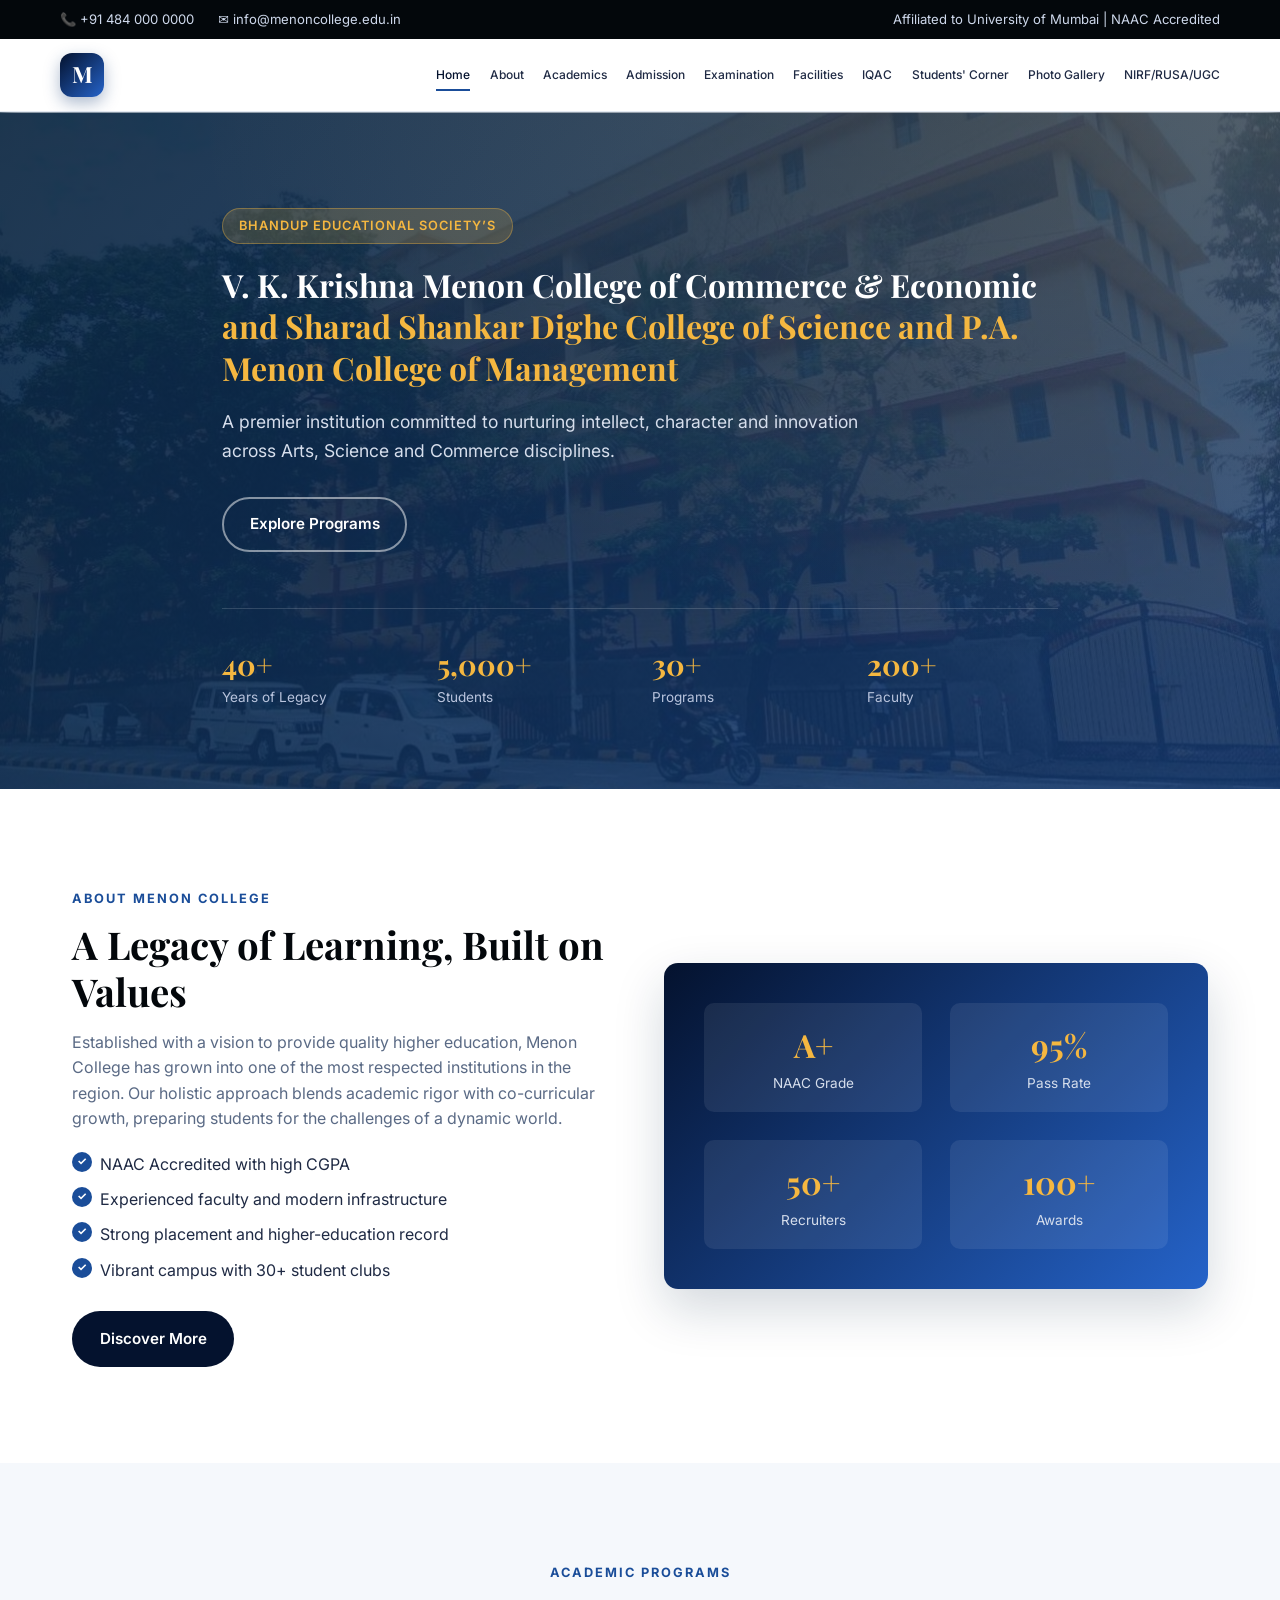
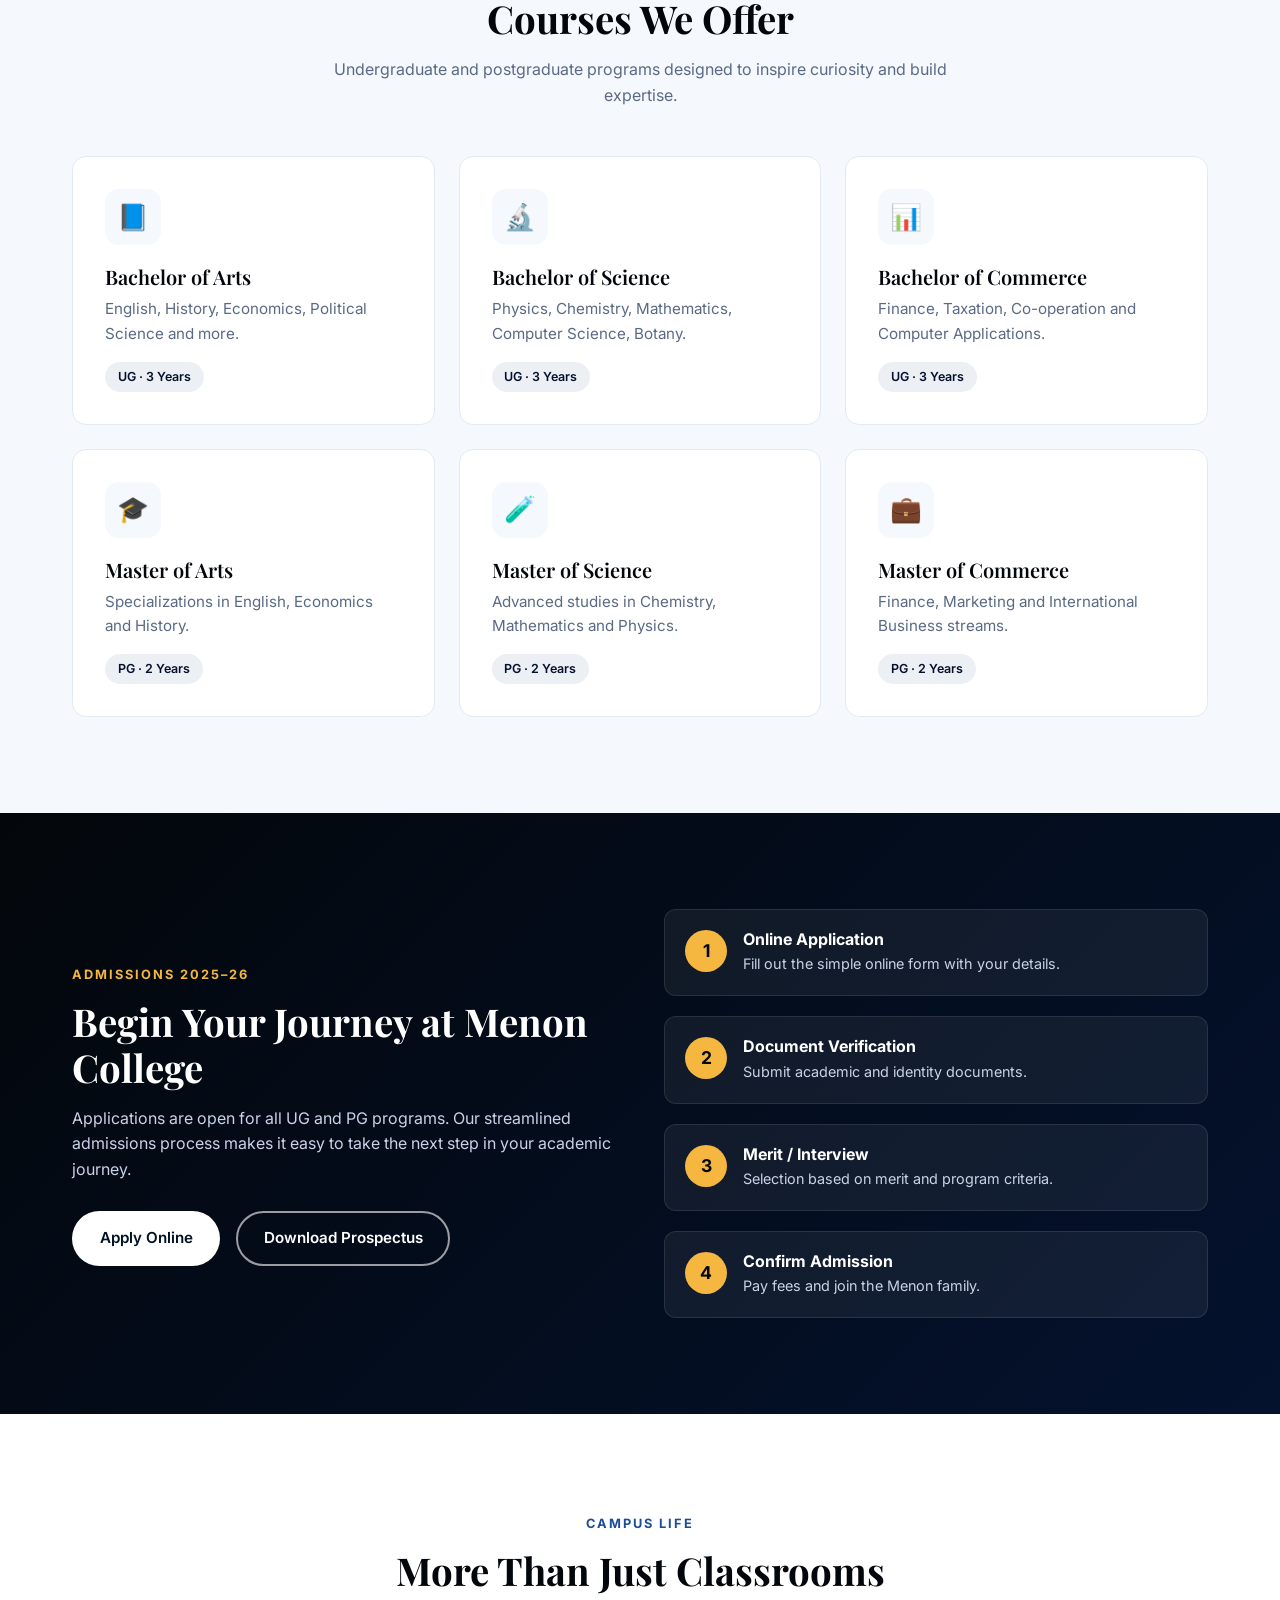
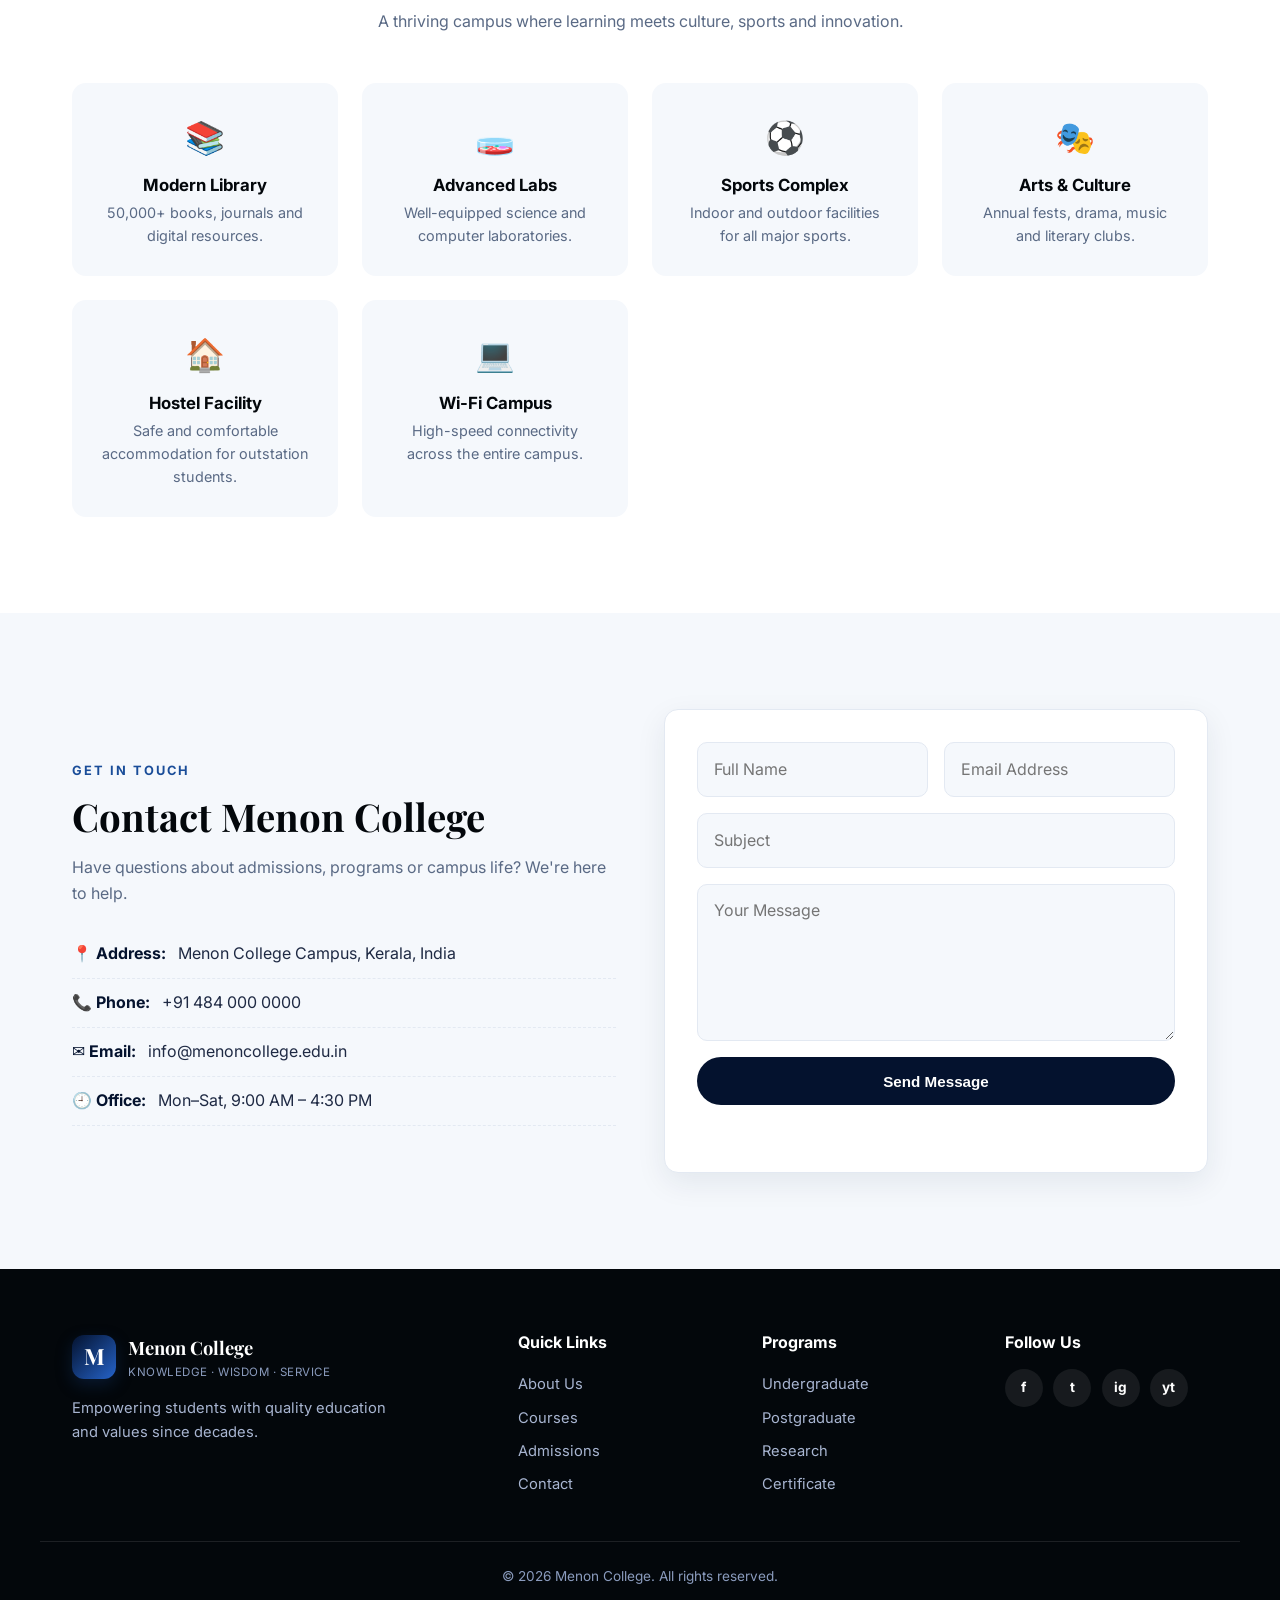
<file: index.html>
<!DOCTYPE html>
<html lang="en">
<head>
  <meta charset="UTF-8" />
  <meta name="viewport" content="width=device-width, initial-scale=1.0" />
  <title>Menon College — Excellence in Higher Education</title>
  <meta name="description" content="Menon College offers undergraduate and postgraduate programs in Arts, Science and Commerce with a legacy of academic excellence." />
  <link rel="stylesheet" href="styles.css" />
  <link rel="stylesheet" href="./components//navbar.css">
  <link href="https://fonts.googleapis.com/css2?family=Playfair+Display:wght@600;700&family=Inter:wght@400;500;600;700&display=swap" rel="stylesheet">
</head>
<body>

  <!-- Top bar -->
  <div class="topbar">
    <div class="container topbar-inner">
      <span>📞 +91 484 000 0000</span>
      <span>✉️ info@menoncollege.edu.in</span>
      <span class="hide-sm">Affiliated to University of Mumbai | NAAC Accredited</span>
    </div>
  </div>

  <!-- Navigation -->
  <div id="navbar"></div>

  <!-- Hero -->
  <section class="hero" id="home">
    <div class="hero-overlay"></div>
    <div class="container hero-inner">
      <span class="eyebrow">Bhandup Educational Society’s</span>
      <h1>V. K. Krishna Menon College of Commerce & Economic<br/><span class="accent">and Sharad Shankar Dighe College of Science and P.A. Menon College of Management</span></h1>
      <p>A premier institution committed to nurturing intellect, character and innovation across Arts, Science and Commerce disciplines.</p>
      <div class="hero-cta">
        <a href="#courses" class="btn btn-ghost">Explore Programs</a>
      </div>

      <div class="hero-stats">
        <div><strong>40+</strong><span>Years of Legacy</span></div>
        <div><strong>5,000+</strong><span>Students</span></div>
        <div><strong>30+</strong><span>Programs</span></div>
        <div><strong>200+</strong><span>Faculty</span></div>
      </div>
    </div>
  </section>

  <!-- About -->
  <section class="section" id="about">
    <div class="container grid-2">
      <div>
        <span class="kicker">About Menon College</span>
        <h2>A Legacy of Learning, Built on Values</h2>
        <p>Established with a vision to provide quality higher education, Menon College has grown into one of the most respected institutions in the region. Our holistic approach blends academic rigor with co-curricular growth, preparing students for the challenges of a dynamic world.</p>
        <ul class="check">
          <li>NAAC Accredited with high CGPA</li>
          <li>Experienced faculty and modern infrastructure</li>
          <li>Strong placement and higher-education record</li>
          <li>Vibrant campus with 30+ student clubs</li>
        </ul>
        <a href="#courses" class="btn btn-primary">Discover More</a>
      </div>
      <div class="about-card">
        <div class="about-stat"><strong>A+</strong><span>NAAC Grade</span></div>
        <div class="about-stat"><strong>95%</strong><span>Pass Rate</span></div>
        <div class="about-stat"><strong>50+</strong><span>Recruiters</span></div>
        <div class="about-stat"><strong>100+</strong><span>Awards</span></div>
      </div>
    </div>
  </section>

  <!-- Courses -->
  <section class="section section-alt" id="courses">
    <div class="container">
      <div class="section-head">
        <span class="kicker">Academic Programs</span>
        <h2>Courses We Offer</h2>
        <p>Undergraduate and postgraduate programs designed to inspire curiosity and build expertise.</p>
      </div>

      <div class="course-grid">
        <article class="course-card">
          <div class="course-icon">📘</div>
          <h3>Bachelor of Arts</h3>
          <p>English, History, Economics, Political Science and more.</p>
          <span class="course-tag">UG · 3 Years</span>
        </article>
        <article class="course-card">
          <div class="course-icon">🔬</div>
          <h3>Bachelor of Science</h3>
          <p>Physics, Chemistry, Mathematics, Computer Science, Botany.</p>
          <span class="course-tag">UG · 3 Years</span>
        </article>
        <article class="course-card">
          <div class="course-icon">📊</div>
          <h3>Bachelor of Commerce</h3>
          <p>Finance, Taxation, Co-operation and Computer Applications.</p>
          <span class="course-tag">UG · 3 Years</span>
        </article>
        <article class="course-card">
          <div class="course-icon">🎓</div>
          <h3>Master of Arts</h3>
          <p>Specializations in English, Economics and History.</p>
          <span class="course-tag">PG · 2 Years</span>
        </article>
        <article class="course-card">
          <div class="course-icon">🧪</div>
          <h3>Master of Science</h3>
          <p>Advanced studies in Chemistry, Mathematics and Physics.</p>
          <span class="course-tag">PG · 2 Years</span>
        </article>
        <article class="course-card">
          <div class="course-icon">💼</div>
          <h3>Master of Commerce</h3>
          <p>Finance, Marketing and International Business streams.</p>
          <span class="course-tag">PG · 2 Years</span>
        </article>
      </div>
    </div>
  </section>

  <!-- Admissions -->
  <section class="section admissions" id="admissions">
    <div class="container grid-2">
      <div>
        <span class="kicker light">Admissions 2025–26</span>
        <h2 class="white">Begin Your Journey at Menon College</h2>
        <p class="white-soft">Applications are open for all UG and PG programs. Our streamlined admissions process makes it easy to take the next step in your academic journey.</p>
        <div class="hero-cta">
          <a href="#contact" class="btn btn-light">Apply Online</a>
          <a href="#contact" class="btn btn-outline-light">Download Prospectus</a>
        </div>
      </div>
      <div class="steps">
        <div class="step"><span>1</span><div><h4>Online Application</h4><p>Fill out the simple online form with your details.</p></div></div>
        <div class="step"><span>2</span><div><h4>Document Verification</h4><p>Submit academic and identity documents.</p></div></div>
        <div class="step"><span>3</span><div><h4>Merit / Interview</h4><p>Selection based on merit and program criteria.</p></div></div>
        <div class="step"><span>4</span><div><h4>Confirm Admission</h4><p>Pay fees and join the Menon family.</p></div></div>
      </div>
    </div>
  </section>

  <!-- Campus -->
  <section class="section" id="campus">
    <div class="container">
      <div class="section-head">
        <span class="kicker">Campus Life</span>
        <h2>More Than Just Classrooms</h2>
        <p>A thriving campus where learning meets culture, sports and innovation.</p>
      </div>
      <div class="features">
        <div class="feature"><div class="f-icon">📚</div><h4>Modern Library</h4><p>50,000+ books, journals and digital resources.</p></div>
        <div class="feature"><div class="f-icon">🧫</div><h4>Advanced Labs</h4><p>Well-equipped science and computer laboratories.</p></div>
        <div class="feature"><div class="f-icon">⚽</div><h4>Sports Complex</h4><p>Indoor and outdoor facilities for all major sports.</p></div>
        <div class="feature"><div class="f-icon">🎭</div><h4>Arts & Culture</h4><p>Annual fests, drama, music and literary clubs.</p></div>
        <div class="feature"><div class="f-icon">🏠</div><h4>Hostel Facility</h4><p>Safe and comfortable accommodation for outstation students.</p></div>
        <div class="feature"><div class="f-icon">💻</div><h4>Wi-Fi Campus</h4><p>High-speed connectivity across the entire campus.</p></div>
      </div>
    </div>
  </section>

  <!-- Contact -->
  <section class="section section-alt" id="contact">
    <div class="container grid-2">
      <div>
        <span class="kicker">Get in Touch</span>
        <h2>Contact Menon College</h2>
        <p>Have questions about admissions, programs or campus life? We're here to help.</p>
        <ul class="contact-list">
          <li><strong>📍 Address:</strong> Menon College Campus, Kerala, India</li>
          <li><strong>📞 Phone:</strong> +91 484 000 0000</li>
          <li><strong>✉️ Email:</strong> info@menoncollege.edu.in</li>
          <li><strong>🕘 Office:</strong> Mon–Sat, 9:00 AM – 4:30 PM</li>
        </ul>
      </div>
      <form class="contact-form" id="contactForm">
        <div class="row">
          <input type="text" placeholder="Full Name" required />
          <input type="email" placeholder="Email Address" required />
        </div>
        <input type="text" placeholder="Subject" required />
        <textarea rows="5" placeholder="Your Message" required></textarea>
        <button type="submit" class="btn btn-primary">Send Message</button>
        <p class="form-msg" id="formMsg"></p>
      </form>
    </div>
  </section>

  <!-- Footer -->
  <footer class="footer">
    <div class="container footer-grid">
      <div>
        <div class="brand footer-brand">
          <div class="brand-mark">M</div>
          <div>
            <div class="brand-name">Menon College</div>
            <div class="brand-tag">Knowledge · Wisdom · Service</div>
          </div>
        </div>
        <p class="footer-about">Empowering students with quality education and values since decades.</p>
      </div>
      <div>
        <h5>Quick Links</h5>
        <a href="#about">About Us</a>
        <a href="#courses">Courses</a>
        <a href="#admissions">Admissions</a>
        <a href="#contact">Contact</a>
      </div>
      <div>
        <h5>Programs</h5>
        <a href="#courses">Undergraduate</a>
        <a href="#courses">Postgraduate</a>
        <a href="#courses">Research</a>
        <a href="#courses">Certificate</a>
      </div>
      <div>
        <h5>Follow Us</h5>
        <div class="socials">
          <a href="#" aria-label="Facebook">f</a>
          <a href="#" aria-label="Twitter">t</a>
          <a href="#" aria-label="Instagram">ig</a>
          <a href="#" aria-label="YouTube">yt</a>
        </div>
      </div>
    </div>
    <div class="footer-bottom container">
      © <span id="year"></span> Menon College. All rights reserved.
    </div>
  </footer>

  <script src="script.js"></script>
</body>
</html>
</file>
<file: styles.css>
/* ---------- Design tokens ---------- */
:root {
  --blue-900: #03070b;
  --blue-800: #001227;
  --blue-700: #04122e;
  --blue-600: #1a4d99;
  --blue-500: #2563c9;
  --blue-400: #3b82f6;
  --gold:     #f5b740;
  --gold-soft:#fde9b9;
  --bg:       #ffffff;
  --bg-alt:   #f5f8fc;
  --text:     #1f2a44;
  --muted:    #5a6a85;
  --border:   #e3e9f2;
  --shadow:   0 10px 30px rgba(10,37,64,0.08);
  --shadow-lg:0 20px 50px rgba(10,37,64,0.18);
  --radius:   14px;
  --max:      1180px;
}

* { box-sizing: border-box; margin: 0; padding: 0; }
html { scroll-behavior: smooth; }
body {
  font-family: 'Inter', system-ui, -apple-system, sans-serif;
  color: var(--text);
  background: var(--bg);
  line-height: 1.6;
  -webkit-font-smoothing: antialiased;
}

h1, h2, h3, h4, h5 { font-family: 'Playfair Display', Georgia, serif; line-height: 1.2; color: var(--blue-900); }
h1 { font-size: clamp(2rem, 4.5vw, 3.4rem); font-weight: 700; }
h2 { font-size: clamp(1.6rem, 3vw, 2.4rem); font-weight: 700; margin-bottom: 1rem; }
h3 { font-size: 1.25rem; font-weight: 600; }
p  { color: var(--muted); }

a { color: inherit; text-decoration: none; }
img { max-width: 100%; display: block; }

.container {
  width: 100%;
  max-width: 1200px;
  margin: 0 auto;
  padding-inline: clamp(1rem, 4vw, 2rem);
}
/* ---------- Buttons ---------- */
.btn {
  display: inline-flex; align-items: center; justify-content: center;
  padding: 0.85rem 1.6rem; border-radius: 999px;
  font-weight: 600; font-size: 0.95rem; cursor: pointer;
  border: 2px solid transparent; transition: all .25s ease;
  white-space: nowrap;
}
.btn-primary { background: var(--blue-700); color: #fff; }
.btn-primary:hover { background: var(--blue-900); transform: translateY(-2px); box-shadow: var(--shadow); }
.btn-ghost { background: transparent; color: #fff; border-color: rgba(255,255,255,0.5); }
.btn-ghost:hover { background: rgba(255,255,255,0.12); border-color: #fff; }
.btn-light { background: #fff; color: var(--blue-800); }
.btn-light:hover { background: var(--gold); color: var(--blue-900); }
.btn-outline-light { background: transparent; color: #fff; border-color: rgba(255,255,255,0.6); }
.btn-outline-light:hover { background: rgba(255,255,255,0.12); }

/* ---------- Topbar ---------- */
.topbar { background: var(--blue-900); color: #cfd9ec; font-size: 0.82rem; }
.topbar-inner { display: flex; gap: 1.5rem; padding: 0.55rem 1.25rem; flex-wrap: wrap; }
.topbar-inner span:last-child { margin-left: auto; }
.hide-sm { display: inline; }

/* ---------- Hero ---------- */
.hero {
  position: relative; color: #fff;
  background:
    linear-gradient(135deg, rgba(10,37,64,0.92), rgba(20,58,114,0.85)),
    url('assets\\v-k-krishna-menon-college-bhandup-east-mumbai-colleges.avif') center/cover no-repeat;
  padding: 6rem 0 5rem;
  overflow: hidden;
}
.hero-overlay {
  position: absolute; inset: 0;
  background: radial-gradient(ellipse at top right, rgba(245,183,64,0.18), transparent 60%);
  pointer-events: none;
}
.hero-inner { position: relative; max-width: 900px; }
.eyebrow {
  display: inline-block;
  background: rgba(245,183,64,0.18); color: var(--gold);
  padding: 0.4rem 1rem; border-radius: 999px;
  font-size: 0.8rem; font-weight: 600; letter-spacing: 1px; text-transform: uppercase;
  margin-bottom: 1.25rem; border: 1px solid rgba(245,183,64,0.35);
}
.hero h1 { color: #fff; margin-bottom: 1.25rem; font-size: 2rem; line-height: 1.3;}
.hero h1 .accent { color: var(--gold); }
.hero p { color: #d6deec; font-size: 1.1rem; max-width: 640px; margin-bottom: 2rem; }
.hero-cta { display: flex; gap: 1rem; flex-wrap: wrap; }
.hero-stats {
  display: grid; grid-template-columns: repeat(4, 1fr);
  gap: 1.5rem; margin-top: 3.5rem; padding-top: 2rem;
  border-top: 1px solid rgba(255,255,255,0.15);
}
.hero-stats div { display: flex; flex-direction: column; }
.hero-stats strong { font-size: 1.8rem; color: var(--gold); font-family: 'Playfair Display', serif; }
.hero-stats span { font-size: 0.85rem; color: #b9c4dd; }

/* ---------- Sections ---------- */
.section { padding: clamp(4rem, 8vw, 6rem) 0; }
.section-alt { background: var(--bg-alt); }
.section-head { text-align: center; max-width: 680px; margin: 0 auto 3rem; }
.kicker {
  display: inline-block;
  color: var(--blue-600); font-size: 0.8rem; font-weight: 700;
  letter-spacing: 2px; text-transform: uppercase; margin-bottom: 0.75rem;
}
.kicker.light { color: var(--gold); }

.grid-2 {
  display: grid; grid-template-columns: 1fr 1fr;
  gap: 3rem; align-items: center;
}

/* ---------- About ---------- */
.check { list-style: none; margin: 1.25rem 0 1.75rem; }
.check li {
  position: relative; padding-left: 1.75rem; margin-bottom: 0.6rem; color: var(--text);
}
.check li::before {
  content: '✓'; position: absolute; left: 0; top: 0;
  width: 20px; height: 20px; border-radius: 50%;
  background: var(--blue-600); color: #fff;
  display: grid; place-items: center; font-size: 0.7rem; font-weight: 700;
}
.about-card {
  background: linear-gradient(135deg, var(--blue-700), var(--blue-500));
  border-radius: var(--radius); padding: 2.5rem;
  display: grid; grid-template-columns: 1fr 1fr; gap: 1.75rem;
  color: #fff; box-shadow: var(--shadow-lg);
}
.about-stat { text-align: center; padding: 1rem; background: rgba(255,255,255,0.08); border-radius: 10px; }
.about-stat strong { font-family: 'Playfair Display', serif; font-size: 2rem; color: var(--gold); display: block; }
.about-stat span { font-size: 0.85rem; color: #d6deec; }

/* ---------- Courses ---------- */
.course-grid {
  display: grid; grid-template-columns: repeat(auto-fit, minmax(280px, 1fr));
  gap: 1.5rem;
}
.course-card {
  background: #fff; border-radius: var(--radius);
  padding: 2rem; border: 1px solid var(--border);
  transition: all .3s ease; position: relative; overflow: hidden;
}
.course-card::before {
  content: ''; position: absolute; top: 0; left: 0; right: 0; height: 4px;
  background: linear-gradient(90deg, var(--blue-600), var(--gold));
  transform: scaleX(0); transform-origin: left; transition: transform .3s ease;
}
.course-card:hover { transform: translateY(-6px); box-shadow: var(--shadow-lg); border-color: transparent; }
.course-card:hover::before { transform: scaleX(1); }
.course-icon {
  width: 56px; height: 56px; border-radius: 14px;
  background: var(--bg-alt); display: grid; place-items: center;
  font-size: 1.6rem; margin-bottom: 1.25rem;
}
.course-card h3 { margin-bottom: 0.5rem; }
.course-card p { font-size: 0.95rem; margin-bottom: 1rem; }
.course-tag {
  display: inline-block; background: rgba(20,58,114,0.08);
  color: var(--blue-700); padding: 0.3rem 0.8rem; border-radius: 999px;
  font-size: 0.78rem; font-weight: 600;
}

/* ---------- Admissions ---------- */
.admissions {
  background: linear-gradient(135deg, var(--blue-900), var(--blue-700));
  color: #fff;
}
.admissions h2.white { color: #fff; }
.admissions p.white-soft { color: #c9d3e8; margin-bottom: 1.75rem; }
.steps { display: flex; flex-direction: column; gap: 1.25rem; }
.step {
  display: flex; gap: 1rem; padding: 1.25rem;
  background: rgba(255,255,255,0.06); border-radius: 12px;
  border: 1px solid rgba(255,255,255,0.1);
  transition: all .25s ease;
}
.step:hover { background: rgba(255,255,255,0.1); transform: translateX(4px); }
.step span {
  flex-shrink: 0; width: 42px; height: 42px; border-radius: 50%;
  background: var(--gold); color: var(--blue-900);
  display: grid; place-items: center; font-weight: 700; font-size: 1.1rem;
}
.step h4 { color: #fff; font-family: 'Inter', sans-serif; font-size: 1rem; margin-bottom: 0.2rem; }
.step p { color: #c9d3e8; font-size: 0.9rem; }

/* ---------- Features ---------- */
.features {
  display: grid; grid-template-columns: repeat(auto-fit, minmax(220px, 1fr));
  gap: 1.5rem;
}
.feature {
  background: var(--bg-alt); border-radius: var(--radius);
  padding: 1.75rem; text-align: center; transition: all .3s ease;
  border: 1px solid transparent;
}
.feature:hover { background: #fff; border-color: var(--border); box-shadow: var(--shadow); transform: translateY(-4px); }
.f-icon { font-size: 2rem; margin-bottom: 0.75rem; }
.feature h4 { font-family: 'Inter', sans-serif; font-size: 1.05rem; color: var(--blue-900); margin-bottom: 0.4rem; }
.feature p { font-size: 0.9rem; }

/* ---------- Contact ---------- */
.contact-list { list-style: none; margin-top: 1.5rem; }
.contact-list li { padding: 0.7rem 0; border-bottom: 1px dashed var(--border); color: var(--text); }
.contact-list li strong { color: var(--blue-700); margin-right: 0.5rem; }
.contact-form {
  background: #fff; border-radius: var(--radius);
  padding: 2rem; box-shadow: var(--shadow); border: 1px solid var(--border);
  display: flex; flex-direction: column; gap: 1rem;
}
.contact-form .row { display: grid; grid-template-columns: 1fr 1fr; gap: 1rem; }
.contact-form input, .contact-form textarea {
  width: 100%; padding: 0.85rem 1rem; border: 1px solid var(--border);
  border-radius: 10px; font: inherit; color: var(--text);
  transition: border-color .2s ease, box-shadow .2s ease;
  background: var(--bg-alt);
}
.contact-form input:focus, .contact-form textarea:focus {
  outline: none; border-color: var(--blue-500);
  box-shadow: 0 0 0 4px rgba(37,99,201,0.12); background: #fff;
}
.form-msg { font-size: 0.9rem; color: #2e8b57; min-height: 1.2rem; }

/* ---------- Footer ---------- */
.footer { background: var(--blue-900); color: #c9d3e8; padding: 4rem 0 1.5rem; }
.footer-grid {
  display: grid; grid-template-columns: 2fr 1fr 1fr 1fr;
  gap: 2.5rem; padding-bottom: 2.5rem; border-bottom: 1px solid rgba(255,255,255,0.1);
}
.footer-brand .brand-tag { color: #8a9bbd; }
.footer-brand .brand-name { color: #fff; }
.footer-about { margin-top: 1rem; font-size: 0.92rem; color: #a8b5d1; max-width: 320px; }
.footer h5 { color: #fff; font-family: 'Inter', sans-serif; font-size: 1rem; margin-bottom: 1rem; }
.footer a { display: block; padding: 0.3rem 0; color: #a8b5d1; font-size: 0.92rem; transition: color .2s; }
.footer a:hover { color: var(--gold); }
.socials { display: flex; gap: 0.65rem; }
.socials a {
  width: 38px; height: 38px; border-radius: 50%;
  background: rgba(255,255,255,0.08); display: grid; place-items: center;
  font-weight: 700; font-size: 0.85rem; color: #fff; padding: 0;
}
.socials a:hover { background: var(--gold); color: var(--blue-900); }
.footer-bottom { padding-top: 1.5rem; text-align: center; font-size: 0.85rem; color: #8a9bbd; }

/* ---------- Responsive ---------- */
@media (max-width: 900px) {
  .grid-2 { grid-template-columns: 1fr; gap: 2rem; }
  .hero-stats { grid-template-columns: repeat(2, 1fr); }
  .footer-grid { grid-template-columns: 1fr 1fr; }
  .hide-sm { display: none; }
}
@media (max-width: 720px) {
  .menu {
    position: absolute; top: 100%; left: 0; right: 0;
    flex-direction: column; gap: 0; background: #fff;
    border-bottom: 1px solid var(--border);
    max-height: 0; overflow: hidden; transition: max-height .3s ease;
  }
  .menu.open { max-height: 400px; }
  .menu a { padding: 1rem 1.5rem; border-bottom: 1px solid var(--border); }
  .menu a::after { display: none; }
  .hamburger { display: flex; }
  .nav-cta { display: none; }
  .hero { padding: 4rem 0 3.5rem; }
  .contact-form .row { grid-template-columns: 1fr; }
  .footer-grid { grid-template-columns: 1fr; gap: 2rem; }
  .about-card { grid-template-columns: 1fr 1fr; padding: 1.5rem; }
}
@media (max-width: 480px) {
  .hero-stats { grid-template-columns: repeat(2, 1fr); gap: 1rem; }
  .section { padding: 3.5rem 0; }
}

/* NAV SCROLL EFFECT */
.nav-scrolled {
  box-shadow: 0 10px 30px rgba(10,37,64,0.12);
  backdrop-filter: blur(14px);
}

/* SCROLL REVEAL */
.reveal-init {
  opacity: 0;
  transform: translateY(40px);
  transition: all 0.7s cubic-bezier(.2,.65,.3,1);
}

.reveal {
  opacity: 1;
  transform: translateY(0);
}

/* RIPPLE EFFECT */
.btn {
  position: relative;
  overflow: hidden;
}

.ripple {
  position: absolute;
  width: 20px;
  height: 20px;
  background: rgba(255,255,255,0.5);
  border-radius: 50%;
  transform: scale(0);
  animation: rippleAnim 0.6s linear;
}

@keyframes rippleAnim {
  to {
    transform: scale(15);
    opacity: 0;
  }
}
</file>
<file: components/navbar.css>
/* ---------- NAVBAR COMPONENT ---------- */

.nav {
  position: sticky;
  top: 0;
  z-index: 50;
  background: rgba(255,255,255,0.96);
  backdrop-filter: blur(10px);
  border-bottom: 1px solid var(--border);
}

.nav-inner {
  display: flex;
  align-items: center;
  justify-content: space-between;
  padding: 0.9rem 1.25rem;
  gap: 1rem;
}

.brand {
  display: flex;
  align-items: center;
  gap: 0.75rem;
}

.brand-mark {
  width: 44px;
  height: 44px;
  border-radius: 12px;
  background: linear-gradient(135deg, var(--blue-700), var(--blue-500));
  color: #fff;
  font-family: 'Playfair Display', serif;
  font-size: 1.4rem;
  font-weight: 700;
  display: grid;
  place-items: center;
  box-shadow: 0 6px 16px rgba(20,58,114,0.35);
}

.brand-name {
  font-family: 'Playfair Display', serif;
  font-weight: 700;
  color: var(--blue-900);
  font-size: 1.15rem;
}

.brand-tag {
  font-size: 0.72rem;
  color: var(--muted);
  letter-spacing: 0.5px;
  text-transform: uppercase;
}

.menu {
  display: flex;
  gap: clamp(0.8rem, 1.5vw, 1.6rem);
  flex-wrap: nowrap;
  overflow: hidden;
}

.menu a {
  color: var(--text);
  font-weight: 500;
  font-size: clamp(0.75rem, 0.9vw, 0.95rem);
  position: relative;
  padding: 0.4rem 0;
}

/* underline animation */
.menu a::after {
  content: '';
  position: absolute;
  left: 0;
  bottom: 0;
  width: 0;
  height: 2px;
  background: var(--blue-600);
  transition: width 0.25s ease;
}

.menu a:hover::after,
.menu a.active::after {
  width: 100%;
}

.menu a.active {
  color: var(--blue-700);
}

.nav-cta {
  padding: 0.65rem 1.3rem;
}

/* ---------- HAMBURGER ---------- */

.hamburger {
  display: none;
  flex-direction: column;
  gap: 5px;
  background: none;
  border: none;
  cursor: pointer;
  padding: 8px;
}

.hamburger span {
  width: 24px;
  height: 2px;
  background: var(--blue-900);
  border-radius: 2px;
  transition: 0.3s;
}

/* animation */
.hamburger.open span:nth-child(1) {
  transform: translateY(7px) rotate(45deg);
}

.hamburger.open span:nth-child(2) {
  opacity: 0;
}

.hamburger.open span:nth-child(3) {
  transform: translateY(-7px) rotate(-45deg);
}
</file>
